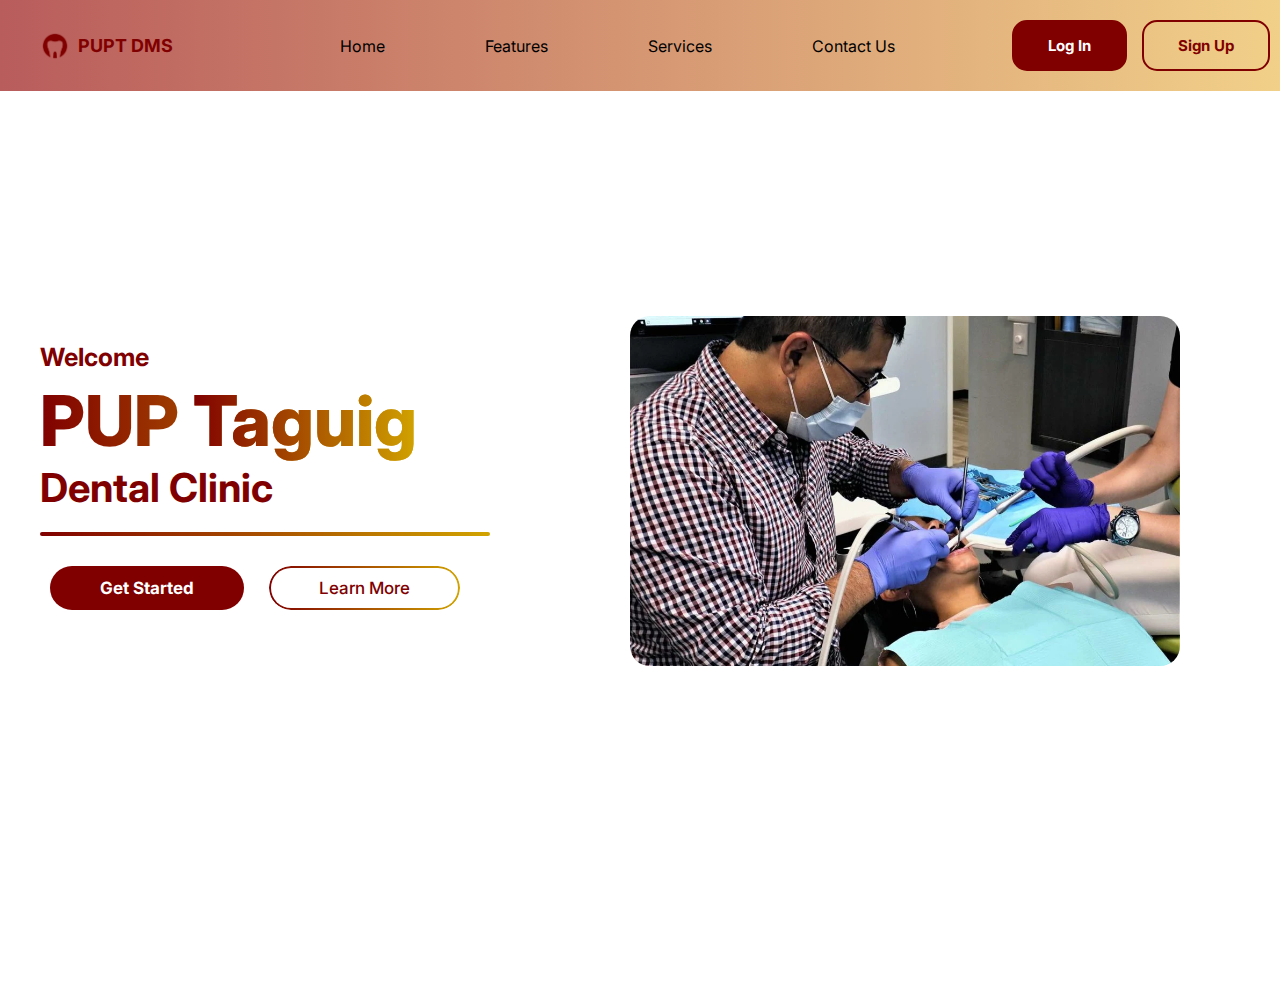
<file: althea/index.html>
<!DOCTYPE html>
<html lang="en">
<head>
  <meta charset="UTF-8" />
  <meta name="viewport" content="width=device-width, initial-scale=1.0" />
  <title>PUPT DMS - Dental Clinic</title>

  <!-- Google Font -->
  <link href="https://fonts.googleapis.com/css2?family=Inter:wght@400;600;700&display=swap" rel="stylesheet">
  
  <!-- CSS link -->
  <link rel="stylesheet" href="aestyle.css">
</head>
<body>
  <header>
    <div class="logo">
      <img src="icon.png" width="30" alt="Logo">
      PUPT DMS
    </div>
    <nav class="nav-links">
      <a href="#">Home</a>
      <a href="#">Features</a>
      <a href="#">Services</a>
      <a href="#">Contact Us</a>
    </nav>
    <div class="buttons">
      <button class="login-btn">Log In</button>
      <button class="signup-btn">Sign Up</button>
    </div>
  </header>

  <section class="hero">
    <div class="hero-text">
      <h2>Welcome</h2>
      <h1>PUP <span>Taguig</span></h1>
      <h3>Dental Clinic</h3>
      <div class="underline"></div>
      <div class="hero-buttons">
        <button class="get-started">Get Started</button>
        <button class="learn-more">Learn More</button>
      </div>
    </div>

    <!-- AUTO CAROUSEL IMAGE (no JS) -->
    <div class="hero-image"></div>
  </section>
</body>
</html>
</file>
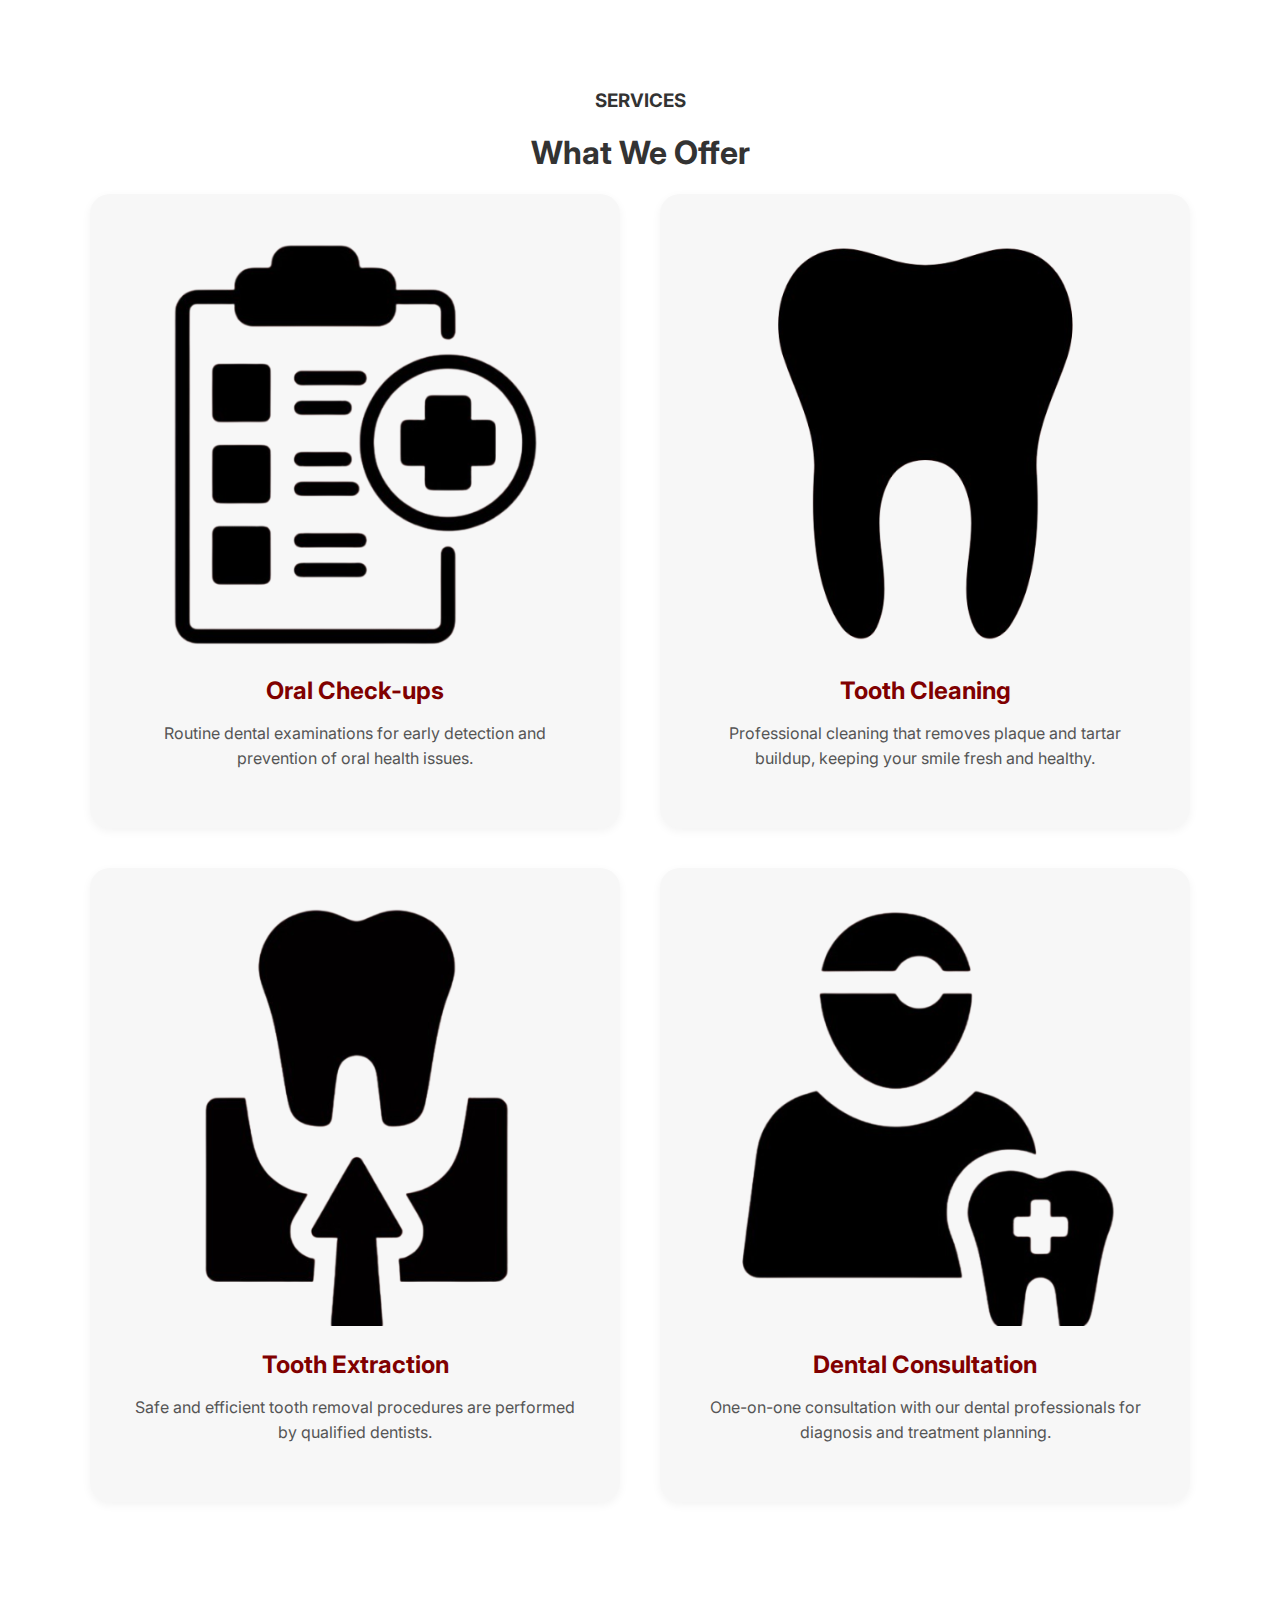
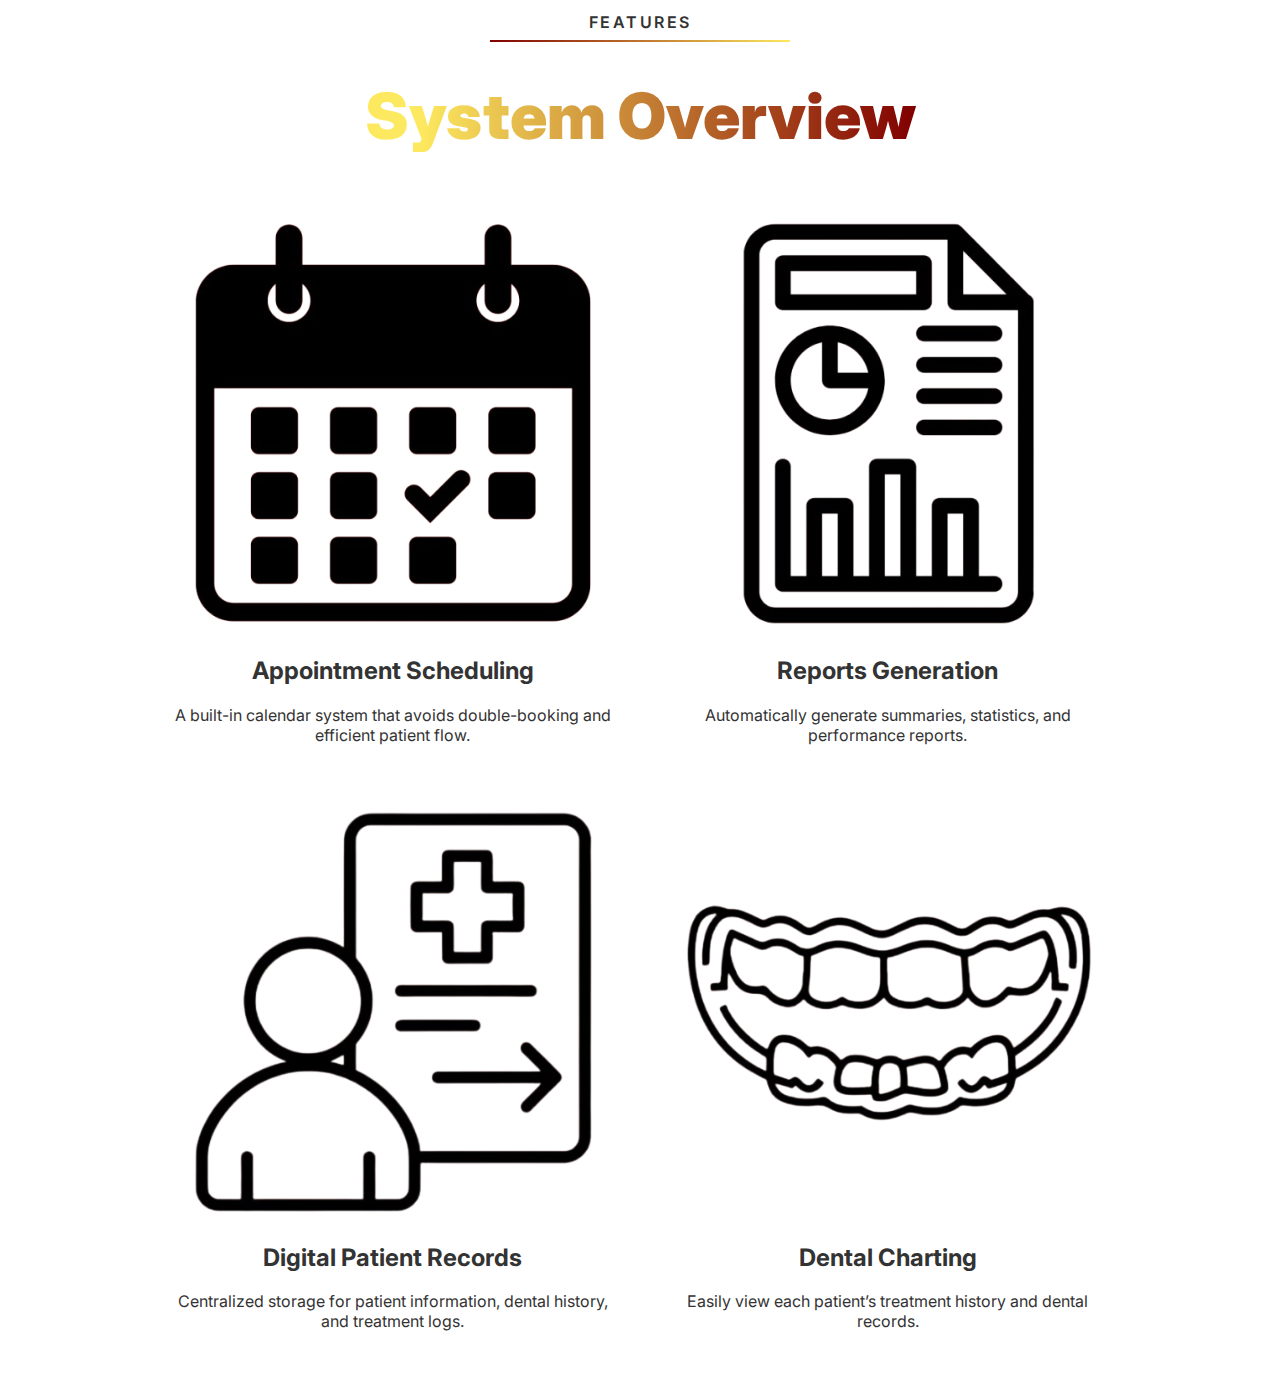
<file: dental.html>
<!DOCTYPE html>
<html lang="en">
<head>
  <meta charset="UTF-8" />
  <meta name="viewport" content="width=device-width, initial-scale=1.0" />
  <title>PUP Taguig Dental Management System</title>
  <link href="https://fonts.googleapis.com/css2?family=Inter:wght@400;500;600;700;800;900&display=swap" rel="stylesheet">
  <link rel="stylesheet" href="style.css" />
</head>

  <body>
    <section class="services-section">
        <h3 class="section-subtitle">SERVICES</h3>
        <h1 class="section-title">What <span>We Offer</span></h1>

        <div class="services-container">
            <div class="service-card">
                <div class="icon">
                    <img src="sheets.png" alt="Oral Check-ups Icon">
                </div>
                <h2>Oral Check-ups</h2>
                <p>Routine dental examinations for early detection and prevention of oral health issues.</p>
            </div>

            <div class="service-card">
                <div class="icon">
                    <img src="tooth.png" alt="Tooth Cleaning Icon">
                </div>
                <h2>Tooth Cleaning</h2>
                <p>Professional cleaning that removes plaque and tartar buildup, keeping your smile fresh and healthy.</p>
            </div>

            <div class="service-card">
                <div class="icon">
                    <img src="service.png" alt="Tooth Extraction Icon">
                </div>
                <h2>Tooth Extraction</h2>
                <p>Safe and efficient tooth removal procedures are performed by qualified dentists.</p>
            </div>

            <div class="service-card">
                <div class="icon">
                    <img src="consult.png" alt="Dental Consultation Icon">
                </div>
                <h2>Dental Consultation</h2>
                <p>One-on-one consultation with our dental professionals for diagnosis and treatment planning.</p>
            </div>
        </div>
    </section>
</body>
  </section>

 <section class="features-section">
  <div class="features-header">
    <div class="circle"></div>
    <h3 class="features-subtitle">FEATURES</h3>
    <div class="gradient-line"></div>
    <h1 class="features-title">System Overview</h1>
  </div>

  <div class="features-container">
    <div class="feature-card">
      <div class="feature-icon">
        <img src="calendar.png" alt="Appointment Scheduling Icon">
      </div>
      <div>
        <h2>Appointment Scheduling</h2>
        <p>A built-in calendar system that avoids double-booking and efficient patient flow.</p>
      </div>
    </div>

    <div class="feature-card">
      <div class="feature-icon">
        <img src="report.png" alt="Reports Generation Icon">
      </div>
      <div>
        <h2>Reports Generation</h2>
        <p>Automatically generate summaries, statistics, and performance reports.</p>
      </div>
    </div>

    <div class="feature-card">
      <div class="feature-icon">
        <img src="patient.png" alt="Digital Patient Records Icon">
      </div>
      <div>
        <h2>Digital Patient Records</h2>
        <p>Centralized storage for patient information, dental history, and treatment logs.</p>
      </div>
    </div>

    <div class="feature-card">
      <div class="feature-icon">
        <img src="chart.png" alt="Dental Charting Icon">
      </div>
      <div>
        <h2>Dental Charting</h2>
        <p>Easily view each patient’s treatment history and dental records.</p>
      </div>
    </div>
  </div>
</section>
</file>
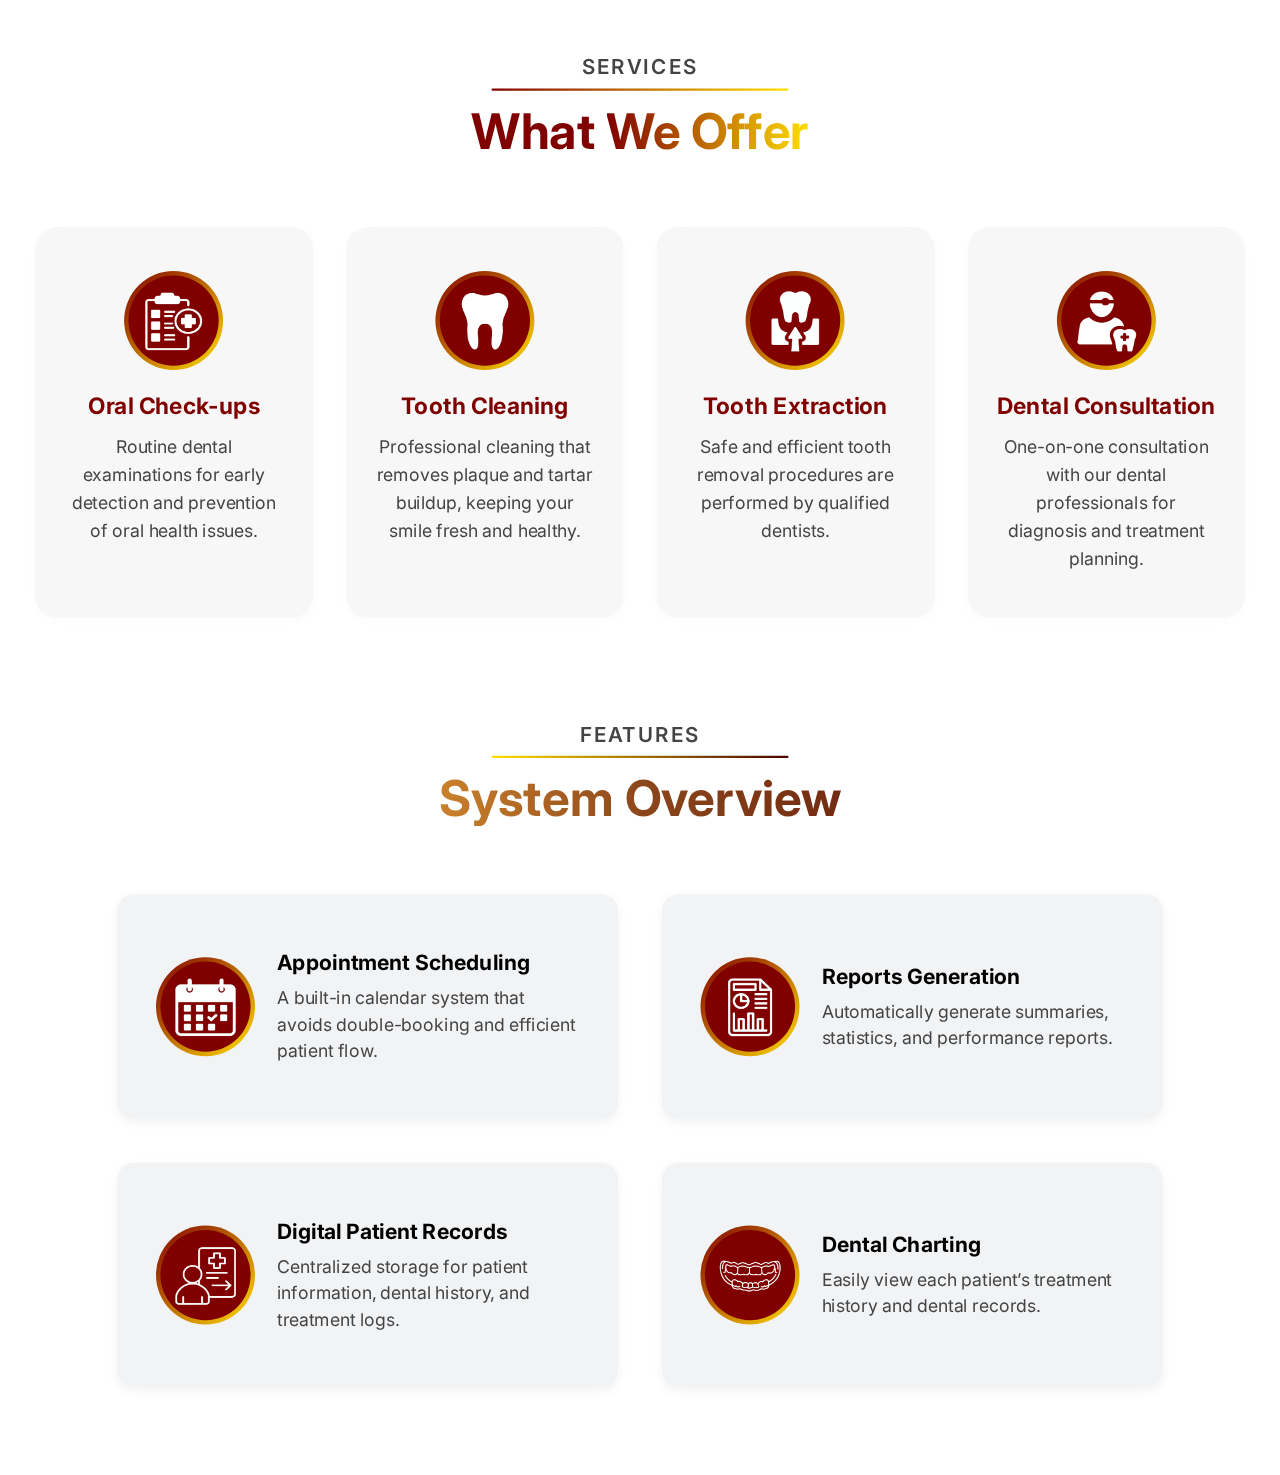
<file: romero/dental.html>
<!DOCTYPE html>
<html lang="en">
<head>
  <meta charset="UTF-8" />
  <meta name="viewport" content="width=device-width, initial-scale=1.0" />
  <title>PUP Taguig Dental Management System</title>
  <link href="https://fonts.googleapis.com/css2?family=Inter:wght@400;500;600;700;800;900&display=swap" rel="stylesheet">
  <link rel="stylesheet" href="style.css" />
</head>

  <body>
    <section class="services-section">
        <h3 class="section-subtitle">SERVICES</h3>
        <h1 class="section-title">What <span>We Offer</span></h1>

        <div class="services-container">
            <div class="service-card">
                <div class="icon">
                    <img src="sheets.png" alt="Oral Check-ups Icon">
                </div>
                <h2>Oral Check-ups</h2>
                <p>Routine dental examinations for early detection and prevention of oral health issues.</p>
            </div>

            <div class="service-card">
                <div class="icon">
                    <img src="tooth.png" alt="Tooth Cleaning Icon">
                </div>
                <h2>Tooth Cleaning</h2>
                <p>Professional cleaning that removes plaque and tartar buildup, keeping your smile fresh and healthy.</p>
            </div>

            <div class="service-card">
                <div class="icon">
                    <img src="service.png" alt="Tooth Extraction Icon">
                </div>
                <h2>Tooth Extraction</h2>
                <p>Safe and efficient tooth removal procedures are performed by qualified dentists.</p>
            </div>

            <div class="service-card">
                <div class="icon">
                    <img src="consult.png" alt="Dental Consultation Icon">
                </div>
                <h2>Dental Consultation</h2>
                <p>One-on-one consultation with our dental professionals for diagnosis and treatment planning.</p>
            </div>
        </div>
    </section>
</body>
  </section>

 <section class="features-section">
  <div class="features-header">
    <div class="circle"></div>
    <h3 class="features-subtitle">FEATURES</h3>
    <div class="gradient-line"></div>
    <h1 class="features-title">System Overview</h1>
  </div>

  <div class="features-container">
    <div class="feature-card">
      <div class="feature-icon">
        <img src="calendar.png" alt="Appointment Scheduling Icon">
      </div>
      <div>
        <h2>Appointment Scheduling</h2>
        <p>A built-in calendar system that avoids double-booking and efficient patient flow.</p>
      </div>
    </div>

    <div class="feature-card">
      <div class="feature-icon">
        <img src="report.png" alt="Reports Generation Icon">
      </div>
      <div>
        <h2>Reports Generation</h2>
        <p>Automatically generate summaries, statistics, and performance reports.</p>
      </div>
    </div>

    <div class="feature-card">
      <div class="feature-icon">
        <img src="patient.png" alt="Digital Patient Records Icon">
      </div>
      <div>
        <h2>Digital Patient Records</h2>
        <p>Centralized storage for patient information, dental history, and treatment logs.</p>
      </div>
    </div>

    <div class="feature-card">
      <div class="feature-icon">
        <img src="chart.png" alt="Dental Charting Icon">
      </div>
      <div>
        <h2>Dental Charting</h2>
        <p>Easily view each patient’s treatment history and dental records.</p>
      </div>
    </div>
  </div>
</section>
</file>
<file: althea/aestyle.css>
* {
  margin: 0;
  padding: 0;
  box-sizing: border-box;
  font-family: 'Inter', sans-serif;
}

body {
  background-color: #fff;
  color: #333;
}

/* Navbar */
header {
  width: 100%;
  background: linear-gradient(to right, #b95c5c, #f1d089);
  display: flex;
  justify-content: space-between;
  align-items: center;
  padding: 20px 60px; /* slightly reduced padding for tighter layout */
  box-shadow: 0 2px 10px rgba(0, 0, 0, 0.1);
}

/* Logo */
.logo {
  display: flex;
  align-items: center;
  gap: 8px;
  color: #800000;
  font-weight: 700;
  font-size: 18px;
  margin-left: -20px; 
}

/* Navigation Links */
.nav-links {
  display: flex;
  gap: 80px; /* spacing between items */
  margin-right: -50px; /* pushes links slightly to the right */
}

.nav-links a {
  position: relative;
  text-decoration: none;
  color: #000000;
  font-weight: 300px;
  font-size: 16px;
  padding: 6px 10px;
  transition: all 0.3s ease;
}

.nav-links a::after {
  content: "";
  position: absolute;
  left: 0;
  bottom: -4px;
  width: 0%;
  height: 2px;
  border-radius: 1px;
  background: linear-gradient(to right, #800000, #f1d089);
  transition: width 0.4s ease-in-out;
}

.nav-links a:hover::after {
  width: 100%;
}

.nav-links a:hover {
  color: #fff;
  background: rgba(128, 0, 0, 0.15); /* soft maroon glow */
  box-shadow: 0 2px 10px rgba(128, 0, 0, 0.3);
  border-radius: 6px;
  transform: scale(1.05);
}

/* Buttons */
.buttons {
  display: flex;
  gap: 15px;
  margin-right: -50px
}

.buttons button {
  padding: 14px 34px; /* bigger size */
  border-radius: 15px; /* square with light rounding */
  cursor: pointer;
  font-weight: 700;
  font-size: 15px;
  transition: all 0.3s ease;
}

/* LOGIN BUTTON */
.login-btn {
  background-color: #800000;
  color: #fff;
  border: 2px solid #800000;
}

.login-btn:hover {
  transform: scale(1.08);
  background-color: transparent;       /* white background on hover */
  color: #800000;               /* maroon text on hover */
  transform: scale(1.08);       /* slight enlargement */
}

/* SIGN UP BUTTON */
.signup-btn {
  background-color: transparent;
  color: #800000;
  border: 2px solid #800000;
}

.signup-btn:hover {
  transform: scale(1.08); /* makes it bigger on hover */
  background-color: #800000;
  color: #fff;
}

/* Hero Section */
.hero {
  display: flex;
  align-items: center;
  justify-content: space-between;
  padding: 60px 100px;
  gap: 50px;
  height: 100vh; /* full screen */
  background-color: #fff;
}

@keyframes fadeSlideUp {
  0% {
    opacity: 0;
    transform: translateY(40px);
  }
  100% {
    opacity: 1;
    transform: translateY(0);
  }
}

.hero-text {
  max-width: 500px;
  margin-top: -130px; /* keep same vertical position */
  margin-left: -60px; /* moves text and buttons to the right */
  text-align: left;   /* keep text aligned properly */
  animation: fadeSlideUp 1.5s ease-out forwards;
}

.hero-text h2 {
  font-size: 25px; /* slightly bigger "Welcome" */
  color: #800000;
  margin-bottom: 6px;
}

.hero-text h1 {
  font-size: 70px;
  font-weight: 800;
  background: linear-gradient(90deg, #800000 0%, #d1a300 50%, #800000 100%);
  -webkit-background-clip: text;
  -webkit-text-fill-color: transparent;
  background-size: 200% auto;
  display: inline-block;
  animation: shine 6s linear infinite;
}

.hero-text h1 span {
  background: linear-gradient(90deg, #800000, #d1a300, #800000);
  -webkit-background-clip: text;
  -webkit-text-fill-color: transparent;
  background-size: 200%;
  animation: shine 6s linear infinite;
}

@keyframes shine {
  0% { background-position: 200% 0; }
  100% { background-position: -200% 0; }
}

.hero-text h3 {
  font-size: 40px; /* bigger subtitle */
  font-weight: 700;
  color: #800000;
  margin-bottom: 20px;
}

.underline {
  width: 450px; /* makes it longer */
  height: 4px;  /* slightly thicker */
  background: linear-gradient(to right, #800000, #d1a300);
  border-radius: 2px;
  margin-bottom: 30px;
}

.hero-buttons {
  display: flex;
  justify-content: flex-start;
  align-items: center;
  gap: 25px;
  flex-wrap: nowrap;
  margin-top: 25px;
  margin-left: 10px; /* increased from 20px → moves buttons more to the right */
}

.hero-buttons .get-started {
  background-color: #800000;
  color: #fff;
  padding: 12px 50px; /* thinner and longer */
  border-radius: 30px;
  font-weight: 700;
  border: none;
  cursor: pointer;
  font-size: 17px;
  transition: all 0.3s ease;
  white-space: nowrap; /* ensures text stays in one line */
}

.hero-buttons .get-started:hover {
  background-color: #8b1a1a;
  transform: scale(1.08);
}

.hero-buttons .learn-more {
  position: relative;
  background: transparent;
  color: #800000;
  font-weight: 500;
  font-size: 17px;
  padding: 12px 50px; /* matches Get Started */
  border: none;
  border-radius: 30px;
  cursor: pointer;
  transition: all 0.3s ease;
  z-index: 1;
  white-space: nowrap;
}

/* Gradient border */
.hero-buttons .learn-more::before {
  content: "";
  position: absolute;
  inset: 0;
  border-radius: 30px;
  padding: 2px;
  background: linear-gradient(to right, #800000, #d1a300);
  -webkit-mask: linear-gradient(#fff 0 0) content-box, linear-gradient(#fff 0 0);
  -webkit-mask-composite: xor;
  mask-composite: exclude;
  pointer-events: none;
}

/* Hover effect */
.hero-buttons .learn-more:hover {
  transform: scale(1.08);
  color: #800000;
}

.hero-buttons .learn-more:hover::before {
  background: linear-gradient(to right, #d1a300, #800000);
}

.hero-image {
  width: 550px;
  height: 350px;
  border-radius: 20px;
  margin-top: -100px; /* moves slightly upward */
  background-image: url('dentalpic.webp');
  background-size: cover;
  background-position: center;
  transition: background-image 1s ease-in-out;
  cursor: pointer;
}

/* When hovered, start the image carousel animation */
.hero-image:hover {
  animation: carousel 5s infinite alternate ease-in-out;
}

/* Keyframes for hover-based automatic carousel */
@keyframes carousel {
  0%   { background-image: url('dentalpic.webp'); }
  33%  { background-image: url('dentalpic1.webp'); }
  66%  { background-image: url('dentalpic2.jpg'); }
  100% { background-image: url('dentalpic3.jpg'); }
}

@media (max-width: 900px) {
  .hero {
    flex-direction: column;
    padding: 40px 20px;
  }

  .hero img {
    width: 100%;
  }
}
</file>
<file: style.css>
* {
  font-family: "Inter", sans-serif;
  box-sizing: border-box;
}

body {
  margin: 0;
  padding: 0;
  color: #333333;
  overflow-x: hidden;
}

/* ============================= */
/* DARK MODE*/
.dark-mode {
  background-color: #121212;
  color: #f5f5f5;
}

.dark-mode * {
  color: #faf9f6 !important;  /*text*/
}

.dark-mode .stars {
  color: #f5c518 !important; 
}

.dark-mode .quote-icon{
  color: #faf9f6 !important;
}

.dark-mode .faq-section,
.dark-mode .faq-section * {
  color: #faf9f6 !important;   
  background-color: #121212 !important; 
}

.dark-mode .faq-item {
  border: 1px solid #540101 !important;
  background-image: none; 
}

.dark-mode .contact-form {
  position: relative;
  border-radius: 15px;
  padding: 2rem;
  background: #1e1e1e; 
  z-index: 1;
}

.dark-mode .contact-form::before {
  content: "";
  position: absolute;
  inset: 0;
  border-radius: 15px;
  padding: 2px; /* border thickness */
  background: linear-gradient(135deg, #800000, #fde95f);
  mask: 
    linear-gradient(#fff 0 0) content-box, 
    linear-gradient(#fff 0 0);
  -webkit-mask-composite: xor;
  mask-composite: exclude;
  pointer-events: none;
  z-index: -1;
}

.dark-mode .card{
  position: relative;
  border-radius: 15px;
  background: #1e1e1e; 
  z-index: 1;
}

.dark-mode .card::before {
  content: "";
  position: absolute;
  inset: 0;
  border-radius: 15px;
  padding: 2px; /* border thickness */
  background: linear-gradient(135deg,  #800000, #fde95f);
  mask: 
    linear-gradient(#fff 0 0) content-box, 
    linear-gradient(#fff 0 0);
  -webkit-mask-composite: xor;
  mask-composite: exclude;
  pointer-events: none;
  z-index: -1;
}

.dark-mode .footer-column a:hover {
  color: #fde95f !important; 
  transform: translateX(5px);
}

.dark-mode header,
.dark-mode .services-section,
.dark-mode .features-section,
.dark-mode .testimonials,
.dark-mode .faq-section,
.dark-mode .contact-section,
.dark-mode .footer {
  background-color: #1e1e1e;
  color: #f5f5f5;
}

.dark-mode .service-card,
.dark-mode .features-card,
.dark-mode .testimonial-card,
.dark-mode .faq-item,
.dark-mode .contact-form,
.dark-mode .card {
  background: #2a2a2a;
  color: #f5f5f5;
  box-shadow: 0 0 10px rgba(255, 255, 255, 0.05);
}

/* Dark Mode Toggle Button */
.dark-toggle {
  position: fixed;
  bottom: 30px;
  right: 30px;
  width: 55px;
  height: 55px;
  border-radius: 50%;
  background: linear-gradient(135deg, #800000, #fde95f);
  border: none;
  color: white;
  cursor: pointer;
  font-size: 22px;
  box-shadow: 0 4px 10px rgba(0,0,0,0.3);
  transition: transform 0.3s ease, background 0.5s ease;
  z-index: 999;
}

.dark-toggle:hover {
  transform: scale(1.1);
}

/* ============================= */
/* FRONT Section */
.front-section header {
  background: linear-gradient(to right, rgba(128, 0, 0, 0.6),
                            rgba(253, 233, 95, 0.6));
  display: flex;
  justify-content: space-between;
  align-items: center;
  padding: clamp(10px, 2vw, 25px) clamp(20px, 5vw, 60px);
  box-shadow: 0 2px 10px rgba(0, 0, 0, 0.1);
  z-index: 100;
  flex-wrap: wrap;
}

/* LOGO */
.logo {
  display: flex;
  align-items: center;
  gap: 6px;
  color: #800000;
  font-weight: 700;
  font-size: clamp(0.95rem, 2vw, 1.6rem);
  margin-left: -20px;
}

.logo a {
  display: flex;
  align-items: center;
}

/* NAVIGATION LINKS */
html {
  scroll-behavior: smooth;
}

.left-section {
  display: flex;
  align-items: center;
  gap: 15px;
}

.navbar {
  width: 100%;
  display: flex;
  justify-content: space-between;
  align-items: center;
}

.buttons {
  align-items: center;
}

/* HAMBURGER ICON */
.hamburger {
  display: none;
  flex-direction: column;
  justify-content: center;
  gap: 5px;
  width: 25px;
  height: 22px;
  cursor: pointer;
  transition: all 0.3s ease;
  z-index: 1001;
}

.hamburger span {
  display: block;
  height: 3px;
  width: 100%;
  background-color: #800000;
  border-radius: 2px;
  transition: all 0.5s ease;
}

/* TOGGLE (X ICON) */
.hamburger.active span:nth-child(1) {
  transform: rotate(50deg) translate(4px, 5px);
  background-color: #800000;
}

.hamburger.active span:nth-child(2) {
  opacity: 0;
}

.hamburger.active span:nth-child(3) {
  transform: rotate(-50deg) translate(7px, -7px);
}

.nav-links {
  display: flex;
  flex-wrap: wrap;
}

.nav-links a {
  position: relative;
  text-decoration: none;
  color: #333333;
  font-weight: 400;
  font-size: clamp(0.9rem, 1vw, 1rem);
  padding: 6px 20px;
  transition: all 0.5s ease;
}

.nav-links a::after {
  content: "";
  position: absolute;
  left: 0;
  bottom: -4px;
  height: 2px;
  width: 0;
  border-radius: 1px;
  background: linear-gradient(to right, #800000, #fde95f);
  transition: width 0.4s ease-in-out;
}

.nav-links a:hover::after {
  width: 100%;
}

.nav-links a:hover {
  color: #fffefc;
  background: rgba(128, 0, 0, 0.15);
  box-shadow: 0 2px 10px rgba(128, 0, 0, 0.3);
  border-radius: 6px;
  transform: scale(1.05);
}

/* BUTTONS */
.buttons {
  display: flex;
  gap: 15px;
  justify-content: center;
}

.buttons button {
  padding: 10px 25px;
  border-radius: 15px;
  cursor: pointer;
  font-weight: 700;
  font-size: clamp(0.8rem, 1vw, 1rem);
  transition: all 0.6s ease;
}

.close-btn {
  display: none;
}


/* LOGIN BUTTON */
.login-btn {
  background-color: transparent;
  color: #800000;
  border: 2px solid #800000;
  box-shadow: 0 1px 2px rgba(115, 0, 0, 0.3);
}

.login-btn:hover {
  background-color: #800000;
  color: #fff;
  transform: scale(1.08);
}

/* SIGN UP BUTTON */
.signup-btn {
  background-color: #800000;
  color: #fff;
  border: 2px solid #800000;
  box-shadow: 0 1px 2px rgba(115, 0, 0, 0.3);
}

.signup-btn:hover {
  background-color: transparent;
  color: #800000;
  transform: scale(1.08);
}

/* HERO SECTION */
.hero {
  display: flex;
  align-items: center;
  justify-content: space-between;
  padding: clamp(40px, 5vw, 80px);
  min-height: 70vh;
  flex-wrap: wrap;
  gap: 40px;
  text-align: left;
}

/* HERO TEXT */
.hero-text {
  flex: 1;
  min-width: 280px;
  animation: fadeSlideUp 1.5s ease-out forwards;
}

.hero-text h2 {
  font-size: clamp(1.1rem, 2vw, 1.6rem);
  color: #800000;
  margin: 5px 0;
  margin-top: 30px;

}

.hero-text h1 {
  font-size: clamp(2.5rem, 8vw, 5.5rem);
  font-weight: 800;
  margin-top: 5px;
  margin-bottom: 15px;
  background: linear-gradient(90deg, #fde95f 50%, #800000 100%);
  background-clip: text;
  -webkit-text-fill-color: transparent;
  animation: shine 6s linear infinite;
  background-size: 200% auto;
  display: inline-block;
}

.hero-text h1 span {
  background: linear-gradient(90deg, #800000, #fde95f, #800000);
  background-clip: text;
  -webkit-text-fill-color: transparent;
  background-size: 200%;
  animation: shine 8s linear infinite;
}

.hero-text h3 {
  font-size: clamp(4rem, 3vw, 2rem);
  font-weight: 700;
  color: #800000;
  margin-top: -20px;
  margin-bottom: 20px;
}

.underline {
  width: 500px;
  height: 4px;
  background: linear-gradient(to right, #800000, #fde95f);
  margin-bottom: 30px;
}

/* HERO BUTTONS */
.hero-buttons {
  display: flex;
  justify-content: flex-start;
  align-items: center;
  gap: 25px;
  flex-wrap: nowrap;
  margin-top: 25px;
}

.hero-buttons .get-started {
  background-color: #800000;
  color: #faf9f6;
  padding: 12px 50px;
  border-radius: 30px;
  font-weight: 700;
  font-size: 1.2rem;
  border: none;
  cursor: pointer;
  transition: all 0.7s ease;
  white-space: nowrap;
}

.hero-buttons .get-started:hover {
  background-color: #b92828;
  transform: scale(1.08);
}

.hero-buttons .learn-more {
  position: relative;
  background: transparent;
  color: #800000;
  font-weight: 500;
  font-size: 1.2rem;
  padding: 12px 50px;
  border: none;
  border-radius: 30px;
  cursor: pointer;
  transition: all 0.7s ease;
  z-index: 1;
  white-space: nowrap;
}

/* GRADIENT BORDER FOR LEARN MORE */
.hero-buttons .learn-more::before {
  content: "";
  position: absolute;
  inset: 0;
  border-radius: 30px;
  padding: 2px;
  background: linear-gradient(to right, #800000, #fde95f);
  mask: linear-gradient(#fffefc 0 0) content-box, linear-gradient(#fff 0 0);
  -webkit-mask-composite: xor;
  mask-composite: exclude;
  pointer-events: none;
}

.hero-buttons .learn-more:hover {
  transform: scale(1.08);
}

.hero-buttons .learn-more:hover::before {
  background: linear-gradient(to right, #fde95f, #800000);
}

/* HERO IMAGE */
.hero-image {
    position: relative;
  flex: 1.2;
  width: 100%;
  max-width: 700px;
  aspect-ratio: 16 / 9;
  overflow: hidden;
  box-shadow: 0 5px 8px rgba(0, 0, 0, 0.455);
  border-radius: 55px;
  position: relative;
  overflow: hidden;
  animation: heroFadeIn 1.5s ease-in-out forwards;
}

.front-section .hero-image .slide {
  position: absolute;
  inset: 0;
  background-size: cover;
  background-position: center;
  border-radius: 20px;
  opacity: 0;
  animation: fadeCarousel 24s infinite ease-in-out;
  transition: opacity 1.5s ease-in-out;
}

/* Pause kapag hover */
.front-section .hero-image:hover .slide {
  animation-play-state: paused;
}

.front-section .hero-image .slide:nth-child(1) {
  background-image: url('dentalpic.webp');
  animation-delay: 0s;
}
.front-section .hero-image .slide:nth-child(2) {
  background-image: url('dentalpic1.webp');
  animation-delay: 6s;
}
.front-section .hero-image .slide:nth-child(3) {
  background-image: url('dentalpic2.jpg');
  animation-delay: 12s;
}
.front-section .hero-image .slide:nth-child(4) {
  background-image: url('dentalpic3.jpg');
  animation-delay: 18s;
}

/* ANIMATIONS */
@keyframes fadeSlideUp {
  0% { opacity: 0; transform: translateY(40px); }
  100% { opacity: 1; transform: translateY(0); }
}

@keyframes shine {
  0% { background-position: 200% 0; }
  100% { background-position: -200% 0; }
}

@keyframes heroFadeIn {
  from { opacity: 0; transform: translateY(20px); }
  to { opacity: 1; transform: translateY(0); }
}

@keyframes fadeCarousel {
  0% { opacity: 0; }
  5% { opacity: 1; }      /* fade in */
  25% { opacity: 1; }     /* fully visible */
  30% { opacity: 0; }     /* fade out begins while next fades in */
  100% { opacity: 0; }    /* fully hidden before next cycle */
}

/* ============================= */
/* SERVICES Section */
.services-section {
  text-align: center;
  padding: clamp(60px, 10vw, 70px) 20px;
}

/* Subtitle (SERVICES) */
.services-subtitle {
  color: #333333;
  letter-spacing: 2.5px;
  font-size: 1rem;
  font-weight: 600;
  margin-top: 10px;
  margin-bottom: 5px;
}

.services-subtitle::after {
  content: "";
  display: block;
  align-self: center;
  width: 300px;
  height: 2px;
  margin: 8px auto 0;
  background: linear-gradient(90deg, #800000, #fde95f);
}

.services-title {
  font-size: 4rem;
  font-weight: 900;
  text-align: center;
  margin-top: 30px;
  margin-bottom: 60px;
  background: linear-gradient(90deg, #800000 20%, #fde95f 100%);
  -webkit-background-clip: text;
  -webkit-text-fill-color: transparent;
  background-clip: text;
  color: transparent;
  display: inline-block;
}

/* Grid Layout */
.services-container {
  display: grid;
  grid-template-columns: repeat(auto-fit, minmax(350px, 1fr));
  gap: clamp(20px, 4vw, 40px);
  max-width: 1100px;
  margin: 0 auto;
}

/* Service Card Design */
.service-card {
  background: #f7f7f7;
  border-radius: 20px;
  padding: clamp(20px, 5vw, 40px);
  box-shadow: 0 3px 10px rgba(0, 0, 0, 0.05);
  transition: transform 0.4s ease, box-shadow 0.3s ease;
}

.service-card:hover {
  transform: translateY(-10px);
  box-shadow: 0 0 15px rgba(128, 0, 0, 0.4);
}

/* Service Icons */
.services-icon {
  width: 120px;
  height: 120px;
  display: flex;
  align-items: center;
  justify-content: center;
  margin: 0 auto 20px;
}

.services-icon img {
  position: relative;
  width: 150px;
}

/* Card Text */
.service-card h2 {
  color: #800000;
  font-size: 1.5rem;
  margin-bottom: 12px;
}

.service-card p {
  color: #555;
  font-size: 1rem;
  line-height: 1.6;
}

/* ============================= */
/* FEATURES Section */
.features-section {
  text-align: center;
  padding: clamp(30px, 8vw, 10px) 20px;
}

/* Subtitle (FEATURES) */
.features-subtitle {
  color: #333333;
  letter-spacing: 2.5px;
  font-size: 1rem;
  font-weight: 600;
  margin-top: 10px;
  margin-bottom: 5px;
}

.features-subtitle::after {
  content: "";
  display: block;
  align-self: center;
  width: 300px;
  height: 2px;
  margin: 8px auto 0;
  background: linear-gradient(90deg, #800000, #fde95f);
}

/* Gradient Title (System Overview) */
.features-title {
  font-size: 4rem;
  font-weight: 900;
  text-align: center;
  margin-top: 30px;
  margin-bottom: 60px;
  background: linear-gradient(90deg,#fde95f 10%, #800000 100%);
  -webkit-background-clip: text;
  -webkit-text-fill-color: transparent;
  background-clip: text;
  color: transparent;
  display: inline-block;
}

/* Grid Layout */
.features-container {
  display: grid;
  grid-template-columns: repeat(auto-fit, minmax(300px, 1fr));
  gap: clamp(20px, 4vw, 40px);
  max-width: 950px;
  margin: 0 auto;
}

/* Features Cards */
.features-card {
  background: #f2f3f5;
  border-radius: 30px;
  padding: 25px 25px;
  box-shadow: 0 3px 10px rgba(0, 0, 0, 0.05);
  transition: transform 0.6s ease, box-shadow 0.4s ease;
  display: flex;
  align-items: center;
  text-align: left;
}

.features-card:hover {
  transform: translateY(-10px);
  box-shadow: 0 0 20px rgba(128, 0, 0, 0.5);
}

.features-icon img {
  width: 100px;
  margin-right: 20px;
}

.features-card h2 {
  color: #333333;
  font-size: 1.3rem;
  font-weight: 700;
  margin-bottom: 10px;
}

.features-card p {
  color: #444444;
  font-size: 0.95rem;
  line-height: 1.6;
}

/* ============================= */
/* TESTIMONALS Section */
.testimonials {
  text-align: center;
  padding: 40px 40px;
  background-color: #fffefc;
  color: #333333;
  overflow: hidden;
}

.testimonials-subtitle {
  color: #333333;
  letter-spacing: 2.5px;
  font-size: 1rem;
  font-weight: 600;
  margin-top: 10px;
  margin-bottom: 5px;
}

.testimonials-subtitle::after {
  content: "";
  display: block;
  align-self: center;
  width: 300px;
  height: 2px;
  margin: 8px auto 0;
  background: linear-gradient(90deg, #800000, #fde95f);
}

.testimonials-title {
  font-size: 4rem;
  font-weight: 900;
  text-align: center;
  margin-top: 30px;
  margin-bottom: 20px;
  background: linear-gradient(90deg, #800000 20%, #fde95f 100%);
  -webkit-background-clip: text;
  -webkit-text-fill-color: transparent;
  background-clip: text;
  color: transparent;
}

.testimonials-text {
  color: #333333;
  font-size: 1rem;
}

.testimonial-mask {
  width: 100%;
  max-width: 800px;
  margin: 0 auto;
  overflow: hidden;
  position: relative;
}

/* Carousel Container */
.testimonial-carousel {
  width: 100%;
  max-width: 700px;
  margin: 0 auto;
  position: relative;
  padding: 100px 0;
  display: flex;
  justify-content: center; /* Centers the card horizontally */
  align-items: center;
}

.testimonial-track {
  display: flex;
  transform: translateX(0);
  animation: slideOneByOne 20s ease-in-out infinite;
  will-change: transform;
}

.testimonial-card:hover {
  transform: translateY(-5px);
  opacity: 1;
}

.testimonial-carousel:hover .testimonial-track {
  animation-play-state: paused;
}

.testimonial-card { 
  position: relative; 
  flex: 0 0 100%; 
  max-width: 100%; 
  background: #f5f3f5; 
  border-radius: 20px; 
  box-shadow: 0 10px 25px rgba(0, 0, 0, 0.1); 
  padding: 35px 25px; 
  transition: transform 0.5s ease, opacity 0.6s ease; 
  opacity: 0.95; 
  margin: 0 20px; /* 👈 adds spacing visually */ 
  box-sizing: border-box; 
}

.stars {
  color: #f5c518;
  font-size: 1.2rem;
  margin-top: 30px;
  margin-bottom: 15px;
}

.testimonial-message {
  font-size: 1rem;
  color: #444;
  line-height: 1.6;
  margin-bottom: 20px;
}

.testimonial-author {
  font-weight: 600;
  color: #800000;
  font-style: italic;
}

.quote-icon {
  position: absolute;
  top: 10px;
  right: 25px;
  font-size: 4rem;
  color: #800000;
  opacity: 0.5;
}

/* Animation */
@keyframes slideOneByOne {
  0%, 18%   { transform: translateX(0); }
  25%, 43%  { transform: translateX(calc(-100% - 40px)); }
  50%, 68%  { transform: translateX(calc(-200% - 80px)); }
  75%, 93%  { transform: translateX(calc(-300% - 120px)); }
  100%      { transform: translateX(0); }
}

/* Pause on Hover */
.testimonial-carousel:hover .testimonial-track {
  animation-play-state: paused;
}

/* ============================= */
/* FAQ SECTION */
.faq-section {
  text-align: center;
  width: 90%;
  max-width: 1100px;
  margin: clamp(50px, 8vw, 80px) auto;
  padding: clamp(30px, 5vw, 50px);
  background: #fffefc;
  border-radius: 30px;
  border: 1px solid #e0e0e0;
  box-shadow: 0 8px 20px rgba(128, 0, 0, 0.327);
}

.faq-subtitle {
  color: #333333;
  letter-spacing: 0.15rem;
  font-size: 1.1rem;
  font-weight: 600;
  margin-top: 10px;
  margin-bottom: 5px;
}

.faq-subtitle::after {
  content: "";
  display: block;
  width: 20%;
  min-width: 150px;
  height: 2px;
  margin: 8px auto 0;
  background: linear-gradient(90deg, #800000, #fde95f);
}

.faq-title {
  font-size: clamp(2rem, 5vw, 3.2rem);
  font-weight: 900;
  text-align: center;
  margin-bottom: clamp(30px, 6vw, 60px);
  background: radial-gradient(circle, rgba(253, 233, 95) 0%, rgba(128, 0, 0) 100%);
  -webkit-background-clip: text;
  -webkit-text-fill-color: transparent;
  background-clip: text;
  color: transparent;
}

.faq-desc {
  font-size: clamp(0.9rem, 2vw, 1rem);
  color: #555555;
  margin-bottom: clamp(20px, 5vw, 40px);
  max-width: 700px;
  margin-left: auto;
  margin-right: auto;
}

/* FAQ Accordion */
.faq-container {
  display: flex;
  flex-direction: column;
  align-items: center;
  justify-content: center;
  text-align: left;
  gap: 5px;
  width: 100%;
  max-width: 800px;
  margin: 0 auto;
}

.faq-item {
  background: #f8f6f6;
  border: 1px solid transparent;
  border-radius: 20px;
  margin-bottom: 20px;
  width: 100%;
  overflow: hidden;
  transition: all 0.5s ease;
  background-image: linear-gradient(#f8f6f6, #f8f6f6),
                    linear-gradient(135deg, #800000, #fde95f);
  background-origin: border-box;
  background-clip: padding-box, border-box;
}

.faq-item:hover {
  box-shadow: 0 5px 15px rgba(128, 0, 0, 0.209);
  transform: translateY(-5px);
}

/* Hide the radio inputs */
.faq-item input[type="radio"] {
  display: none;
}

.faq-question {
  display: block;
  background-color: #f5f3f5;
  padding: clamp(14px, 3vw, 18px) 20px;
  font-weight: 800;
  cursor: pointer;
  position: relative;
  font-size: clamp(0.9rem, 2vw, 1rem);
  color: #333333;
  border-radius: 15px;
}

.faq-question::after {
  content: "▼";
  position: absolute;
  right: 20px;
  font-size: clamp(0.9rem, 2vw, 1rem);
  color: #800000;
  transition: transform 0.5s ease, color 1s ease;
}

/* When Opened */
.faq-item input[type="radio"]:checked + .faq-question::after {
  color: #fde95f;
  transform: rotate(180deg);
}

.faq-answer {
  max-height: 0;
  overflow: hidden;
  transition: max-height 0.4s ease, padding 0.3s ease;
  background: #fefefe;
}

.faq-answer p {
  padding: 0 20px;
  margin: 0;
  color: #333;
  font-size: clamp(0.85rem, 1.8vw, 0.95rem);
  line-height: 1.6;
}

/* When active */
.faq-item input[type="radio"]:checked ~ .faq-answer {
  max-height: 150px;
  padding: 15px 0 15px;
}

/* ============================= */
/* CONTACT SECTION */
.contact-section {
  padding: clamp(60px, 8vw, 100px) 20px;
  background-color: #fffefc;
  text-align: center;
}

.contact-container {
  display: flex;
  flex-wrap: wrap;
  justify-content: center;
  gap: clamp(20px, 5vw, 40px);
  max-width: 900px;
  margin: 0 auto;
}

.contact-info {
  flex: 1 1 300px;
  min-width: 320px;
  text-align: left;
}

.contact-subtitle {
  font-size: 14px;
  display: block;
  letter-spacing: 2px;
  color: #333;
  text-transform: uppercase;
  margin-bottom: 10px;
  font-weight: 600;
}

.contact-subtitle::after {
  content: "";
  display: block;
  width: 270px;
  height: 2px;
  margin: 10px 0;
  background: linear-gradient(to right, #800000, #fde95f);
  border-radius: 2px;
}

.contact-title {
  font-size: 2.8rem;
  font-weight: 800;
  margin-bottom: 20px;
  background: linear-gradient(90deg, #800000 0%, #800000 80%, #fde95f 100%);
  background-clip: text;
  -webkit-text-fill-color: transparent;
}

.contact-desc {
  color: #444;
  line-height: 1.6;
  margin-bottom: 30px;
  max-width: 480px;
}

.clinic-hours-title {
  color: #800000;
  font-weight: 700;
  margin-bottom: 5px;
}

.clinic-hours {
  line-height: 1.5;
  color: #333;
}

.contact-form {
  flex: 1 1 300px;
  min-width: 300px;
  width: 100%;
  max-width: 500px;
  background: #fffefc;
  padding: 40px 30px;
  border-radius: 20px;
  border: 3px solid transparent;
  background-image: linear-gradient(#fffefc, #fffefc),
                    linear-gradient(135deg, #800000, #fde95f);
  background-origin: border-box;
  background-clip: padding-box, border-box;
  transition: transform 0.4s ease, box-shadow 0.4s ease;
}

.contact-form:hover {
  box-shadow: 0 5px 20px rgba(128, 0, 0, 0.25);
  transform: translateY(-5px);
}

.contact-form form {
  display: flex;
  flex-direction: column;
  text-align: left;
}

.contact-form label {
  font-weight: 600;
  margin-bottom: 5px;
  font-size: 14px; 
}

.contact-form input, .contact-form textarea { 
  border: 1px solid #555555;
  border-radius: 10px;
  padding: 10px;
  margin-bottom:30px;
  font-family: "Inter", sans-serif;
  font-size: 14px;
  resize: none;
}

.contact-form button {
  background-color: #800000;
  color: #fff;
  border: none;
  padding: 12px 0;
  border-radius: 15px;
  font-size: 15px;
  font-weight: 600;
  cursor: pointer;
  transition: transform 1s ease, box-shadow 1s ease;
}

.contact-form button:hover {
  transform: translateY(-5px);
  box-shadow: 0 8px 18px rgba(128, 0, 0, 0.25);
}

/* Map Section */
.map-section {
  max-width: 1100px;
  margin: 0 auto;
  padding: 40px;
  text-align: center;
}

.findus-title {
  font-size: 2.2rem;
  font-weight: 800;
  background: linear-gradient(90deg, #800000 0%, #800000 80%, #fde95f 100%);
  background-clip: text;
  -webkit-text-fill-color: transparent;
  margin-bottom: 20px;
}

.contact-cards {
  display: flex;
  justify-content: center;
  flex-wrap: wrap;
  gap: 30px;
  margin-top: 40px;
}

.card {
  background: #fffefc;
  border-radius: 15px;
  border: 2px solid transparent;
  background-image: linear-gradient(#fffefc, #fffefc),
                    linear-gradient(135deg, #800000, #fde95f);
  background-origin: border-box;
  background-clip: padding-box, border-box;
  padding: 20px 20px;
  flex: 1 1 250px;
  max-width: 350px;
  text-align: center;
  transition: transform 0.5s ease, box-shadow 0.4s ease;
  box-shadow: 0 0 10px rgba(30, 30, 30, 0.193)
}

.card:hover {
  transform: translateY(-5px);
  box-shadow: 0 8px 18px rgba(128, 0, 0, 0.25);
}

.card .icon {
  font-size: 28px;
  color: #800000;
  margin-bottom: 12px;
  display: block;
}

.card h4 {
  color: #800000;
  margin-bottom: 8px;
  font-weight: 800;
}

.card p {
  font-size: 0.95rem;
  font-weight: 400;
  color: #800000;
}

/* ============================= */
/* FOOTER Section */
.footer {
  background-color: #3b0000;
  color: #fff;
  padding: 20px 40px;
}

.footer-container {
  display: flex;
  justify-content: space-between;
  align-items: flex-start;
  flex-wrap: wrap;
  gap: 50px;
  max-width: 1200px;
  margin: 0 auto;
}

.footer-info {
  max-width: 550px;
  padding-right: 50px;
}

.footer-header {
  padding-top: 20px;
  display: flex;
  align-items: center;
  gap: 15px;
}

.footer-logo {
  width: 60px;
  height: auto;
}

.footer-text h3 {
  font-size: 1.3rem;
  font-weight: 800;
  margin: 0;
  color: #faf9f6;
}

.footer-text p {
  font-size: 1rem;
  margin: 0;
  color: #faf9f6;
}

.footer-details p {
  margin: 8px 0;
  display: flex;
  align-items: center;
  gap: 10px;
}

.footer-info p {
  font-size: 1rem;
  color: #f0f0f0;
  margin: 6px 0;
  display: flex;
  align-items: center;
}

.footer-icon {
  width: 18px;
  height: auto;
}

/* SOCIAL ICONS */
.footer-social {
  text-align: center;
  width: 100%;
  margin-top: 20px;
  border-top: 1px solid rgba(255, 255, 255, 0.2);
  padding-top: 20px;
}

.footer-social h4 {
  margin-top: 5px;
  margin-bottom: 5px;
  font-weight: 600;
  font-size: 18px;
  color: #faf9f6;
}

.footer-social a {
  color: #faf9f6;
  font-size: 1.3rem;
  transition: color 0.5s ease;
}

.footer-social a:hover {
  color: #fde95f;
}

.footer-social a img {
  opacity: 0.85;
  transition: transform 0.5s ease, opacity 0.4s ease;
  margin-top: 20px;
}

.footer-social a img:hover {
  transform: scale(1.2);
  opacity: 1;
}

/* FOOTER NAVIGATION LINKS*/
.footer-links {
  display: flex;
  gap: 80px;
  flex-wrap: wrap;
  justify-content: flex-start;
  flex: 1 1 400px;
}

.footer-column h4 {
  font-size: 1.1rem;
  margin-bottom: 12px;
  color: #faf9f6;
}

.footer-column ul {
  list-style: none;
  padding: 0;
  margin: 0;
}

.footer-column li {
  margin: 8px 0;
}

.footer-column a {
  color: #faf9f6;
  font-size: 1rem;
  text-decoration: none;
  display: inline-block;
  transition: color 0.3s ease, transform 0.3s ease;
}

.footer-column a:hover {
  color: #fde95f;
  background: transparent;
  transform: translateX(5px);
}

.copyright {
  font-size: clamp(0.8rem, 1vw, 1rem);
  font-weight: 300;
  text-align: center;
  flex-wrap: wrap;
  width: 100%;
  margin-top: 5px;
  margin-bottom: 5px;
  border-top: 1px solid rgba(255, 255, 255, 0.2);
  padding-top: 20px;
}

/* ============================= */
/* MEDIA QUERIES */
@media (max-width: 992px) {
  .front-section header {
    flex-direction: column;
    gap: 15px;
    text-align: center;
  }

  .front-section .hero {
    flex-direction: column;
    align-items: center;
    text-align: center;
  }

  .front-section .hero-text,
  .front-section .hero-image {
    max-width: 100%;
  }

  .contact-container {
    flex-direction: column;
    align-items: center;
  }

  .faq-section {
    max-width: 90%;
    padding: 40px 25px;
  }
  
  .faq-container {
    max-width: 100%;
  }

  .footer-container {
    flex-direction: column;
    align-items: left;
    text-align: left;
    gap: 20px;
  }

  .footer-header {
    justify-content: left;
  }

 .footer-links {
    display: flex;
    flex-direction: column;
    gap: 25px;
  }

  .footer-info {
    margin-bottom: 10px;
  }

  .footer-column {
    margin: 0;
  }

  .logo img {
    width: 30px;
  }

  .nav-links {
    position: fixed;
    top: 0;
    left: 0;
    width: 70%;
    height: 100vh;
    background: linear-gradient(to bottom right, rgba(128, 0, 0, 0.9), rgba(253, 233, 95, 0.9));
    flex-direction: column;
    justify-content: center;
    align-items: flex-start;
    padding: 80px 40px;
    transform: translateX(-100%);
    transition: transform 0.4s ease;
    z-index: 999;
    gap: 15px;
  }

  .nav-links.active {
    transform: translateX(0);
  }

  /* --- X Close Button --- */
  .close-btn {
    display: block;
  }

  /* Show hamburger icon */
  .hamburger {
    display: flex;
    margin-right: 10px;
  }

  /* Add overlay when menu is active */
  .overlay {
    display: none;
    position: fixed;
    top: 0; left: 0;
    width: 100%; height: 100%;
    background: rgba(0, 0, 0, 0.5);
    z-index: 998;
    opacity: 0;
    transition: opacity 0.4s ease;
  }

  .overlay.active {
    display: block;
    opacity: 1;
  }
}

@media (max-width: 992.5px) {
  /* --- X Close Button --- */
  .close-btn {
    position: absolute;
    top: 12px;
    right: 30px;
    font-size: 20px;
    color: #faf9f6;
    font-weight: bold;
    cursor: pointer;
    z-index: 1001;
  }
}

@media (max-width: 900px) {
  .nav-links {
    position: fixed;
    top: 0;
    left: 0;
    width: 70%;
    height: 100vh;
    background: linear-gradient(to bottom right, rgba(128, 0, 0, 0.9), rgba(253, 233, 95, 0.9));
    flex-direction: column;
    justify-content: center;
    align-items: flex-start;
    padding: 80px 40px;
    transform: translateX(-100%);
    transition: transform 0.4s ease;
    z-index: 999;
    gap: 15px;
  }

  .nav-links.active {
    transform: translateX(0);
  }

  /* --- X Close Button --- */
  .close-btn {
    position: absolute;
    top: 12px;
    right: 30px;
    font-size: 20px;
    color: #faf9f6;
    font-weight: bold;
    cursor: pointer;
    z-index: 1001;
  }

  /* Show hamburger icon */
  .hamburger {
    display: flex;
    margin-right: 10px;
  }

  /* Add overlay when menu is active */
  .overlay {
    display: none;
    position: fixed;
    top: 0; left: 0;
    width: 100%; height: 100%;
    background: rgba(0, 0, 0, 0.5);
    z-index: 998;
  }

  .overlay.active {
    display: block;
  }
}

@media (max-width: 850px) {
  .hero {
    flex-direction: column;
    text-align: center;
    padding: 40px 30px; 
  }

  .hero-text h2 {
    margin-top: 0; 
  }
  
  .hero-text h1 {
    white-space: normal; 
  }

  .underline {
    width: 90%;    
    margin-left: auto;
    margin-right: auto;
    margin-bottom: 30px;
  }

  .hero-buttons {
    justify-content: center;
    flex-wrap: wrap; 
  }

  .hero-image {
    flex-basis: auto; 
    width: 100%;
    
    max-width: 500px; 
  }
}

@media (max-width: 820px) {
  header {
    justify-content: space-between;
  }

  .nav-links {
    flex-direction: column;
    gap: 15px;
  }

  .hamburger {
    display: flex;
    margin-right: 10px;
  }

 .nav-links {
    position: fixed;
    top: 0;
    left: 0;
    width: 70%;
    height: 100vh;
    background: linear-gradient(to bottom right, rgba(128, 0, 0, 0.9), rgba(253, 233, 95, 0.9));
    flex-direction: column;
    justify-content: center;
    align-items: flex-start;
    padding: 80px 40px;
    transform: translateX(-100%);
    transition: transform 0.4s ease;
    z-index: 999;
  }

  .nav-links.active {
    left: 0;
  }

  .overlay {
    position: fixed;
    inset: 0;
    background: rgba(0,0,0,0.4);
    display: none;
    z-index: 900;
  }

  .overlay.active {
    display: block;
  }

  .buttons {
    display: flex;
    gap: 10px;
  }

  .buttons button {
    font-size: 0.63rem;
    padding: 8px 16px;
  }

  body.menu-open::before {
    content: "";
    position: fixed;
    inset: 0;
    background: rgba(0,0,0,0.4);
    z-index: 998;
  }
}

@media (max-width: 768px) {
  .faq-section {
    width: 95%;
    padding: 2rem 1.5rem;
  }

  .faq-item {
    max-width: 100%;
  }

  .faq-title {
    font-size: clamp(1.8rem, 6vw, 2.5rem);
  }

  .faq-question {
    font-size: 0.95rem;
  }

  .faq-answer p {
    font-size: 0.9rem;
  }

  .testimonials {
    padding: 60px 20px;
  }

  .testimonials-title {
    font-size: 3rem;
    margin-bottom: 40px;
  }

  .testimonial-carousel {
    max-width: 90%;
  }

  .testimonial-card {
    padding: 25px 20px;
    margin: 0 10px;
  }

  .testimonial-message {
    font-size: 0.95rem;
  }

  .quote-icon {
    font-size: 2rem;
    right: 15px;
  }
}

@media (max-width: 600px) {
  .footer-container {
    gap: 15px;
  }

  .footer-links {
    display: flex;
    flex-direction: column;
    gap: 25px;
  }

  .footer-text h3 {
    font-size: 1.2rem;
  }

  .footer-text p {
    font-size: 0.95rem;
  }

  .social-icons {
    gap: 15px;
  }

  .social-icons a {
    width: 60px;
    height: 60px;
  }

  .social-icons img {
    width: 60px;
    height: 60px;
  }
}

@media (max-width: 576px) {
  .front-section .nav-links {
    flex-direction: column;
    gap: 15px;
  }

  .front-section .buttons {
    flex-direction: row;
    align-items: center;
  }

  .front-section .hero-text h1 {
    font-size: clamp(2rem, 9vw, 3.5rem);
  }

  .services-title,
  .features-title,
  .contact-title {
    font-size: clamp(1.5rem, 6vw, 2rem);
  }

  .faq-section {
    max-width: 95%;
    padding: 30px 20px;
  }
  .faq-item {
    border-radius: 0.8rem;
  }

  .footer-container {
    grid-template-columns: 1fr;
    text-align: left;
  }

  .footer {
    padding: 20px 20px;
  }

  .footer-links {
    flex-direction: column;
    align-items: center;
  }

  .footer-column {
    min-width: 50%;
  }
}

@media (max-width: 480px) {
  .faq-question {
    padding: 14px 16px;
  }

  .faq-answer p {
    padding: 0 15px;
  }

  .faq-subtitle::after {
    width: 60%;
  }

  .testimonials {
    padding: 50px 15px;
  }

  .testimonials-title {
    font-size: 2.2rem;
  }

  .testimonials-subtitle::after {
    width: 150px;
  }

  .testimonial-carousel {
    max-width: 100%;
  }

  .testimonial-track {
    gap: 20px;
  }

  .testimonial-card {
    flex: 0 0 100%;
    margin: 0 5px;
    padding: 20px 15px;
  }

  .testimonial-message {
    font-size: 0.9rem;
  }

  .testimonial-author {
    font-size: 0.95rem;
  }

  .quote-icon {
    font-size: 1.8rem;
    top: 10px;
    right: 10px;
  }
}

/* ============================= */
/* Back to Top Button */
#backToTop {
  position: fixed;
  bottom: 95px;
  right: 30px;
  background: linear-gradient(135deg, #800000, #fde95f);
  background-size: 200% 200%;
  background-position: left;
  box-shadow: 0 4px 10px rgba(0, 0, 0, 0.3);
  color: #fde95f;
  border: none;
  outline: none;
  width: 55px;
  height: 55px;
  border-radius: 50%;
  font-size: 1.5rem;
  cursor: pointer;
  opacity: 0;
  pointer-events: none;
  transition:
    opacity 0.5s ease,
    transform 0.5s ease,
    background-position 0.8s ease;
  z-index: 9999;
}

#backToTop.show {
  opacity: 1;
  pointer-events: auto;
  transform: translateY(0);
}

#backToTop:hover {
  color: #800000;
  background-position: right;
  transform: translateY(-5px);
}

@keyframes fadeUp {
  0% {
    opacity: 1;
    transform: translateY(0);
  }
  100% {
    opacity: 0;
    transform: translateY(-10px);
  }
}

#backToTop.fade-up {
  animation: fadeUp 1s ease forwards;
}
</file>
<file: romero/style.css>
* {
  margin: 0;
  padding: 0;
  box-sizing: border-box;
 font-family: 'Inter', sans-serif;
}

.header-left {
  display: flex;
  align-items: center;
  gap: 15px;
}


.header-title {
  display: flex;
  flex-direction: column;
  align-items: flex; 
}

.header-title h1 {
  font-size: 1.5rem;
  font-family: 'Trajan Pro 3', serif;
  font-weight: normal;
}

.header-title h2 {
  font-size: 1rem;
  font-weight: normal;
  font-family: 'Trajan Pro 3', serif;
  letter-spacing: 1px;
  color: #555555; /* subtle lighter color */
  margin-top: 5px;
}


@font-face {
  font-family: 'Trajan Pro 3';
  src: url('trajan-pro-3-regular_pfUgH/Trajan Pro 3 Regular/Trajan Pro 3 Regular.otf') format('opentype');
  font-weight: normal;
  font-style: normal;
}

body {
  background-color: #fff;
  color: #333;
}

header {
  background: linear-gradient(to bottom, #800000, #ffffff);
  color: #fff;
  padding: 40px 50px;
  display: flex;
  justify-content: space-between;
  align-items: center;
}

header h1 {
  font-size: 1.8rem;
  font-weight: 600;
}

nav a {
  color: #fff;
  margin-left: 30px;
  font-size: 1.5rem;
  text-decoration: none;
  font-weight: bold;
}

nav a:hover {
  color: #FFDF00;
  transition: color 0.5s;
}

.hero {
  background-image: url(PUPT-FRONT.jpg);
  background-size: cover;
  background-repeat: no-repeat;
  background-position: center;
  color: #ffffff;
  /* text-shadow: 0 3px 8px rgba(0, 0, 0, 0.668); */
  padding: 300px 50px;
  text-align: center;
}

.hero h2 {
    color: #ffffff;
    font-size: 3rem;
    text-shadow: 0 5px 8px rgba(0, 0, 0, 0.899);
    margin-bottom: 20px;
}

.hero p {
  font-size: 1.2rem;
  max-width: 700px;
  margin: 0 auto 30px;
}

.hero button {
    background-color: #800000;
    color: #ffffff;
    padding: 12px 30px;
    border: none;
    border-radius: 30px;
    font-size: 1rem;
    font-weight: 600;
    cursor: pointer;
    transition: 0.3s ease;
    /* box-shadow: 0 0 5px #f8e3b3, 0 0 10px #f8e3b3; */
}

.hero button:hover {
  background-color: #FFDF00;
  color: #800000;
  box-shadow: 0 0 5px #FFDF00, 0 0 10px #FFDF00, 0 0 20px #FFDF00;
  transform: scale(1.05);
}

.services {
  padding: 60px 50px;
  text-align: center;
  background-color: #fff;
}

.services h3 {
  font-size: 3rem;
  margin-bottom: 40px;
  color: #800000;
}

.services-cards {
  display: grid;
  grid-template-columns: repeat(2, 1fr); /* 2 cards per row */
  gap: 60px;
  justify-content: center;
}

.s-card {
  background: #fff;
  border-radius: 12px;
  padding: 40px; /* smaller padding */
  box-shadow: 0 3px 8px rgba(0, 0, 0, 0.1);
  transition: 0.3s;
  display: flex;
  flex-direction: column;
  align-items: center;
  justify-content: center;
  max-width: 500px;
  margin: auto;
}

.s-card:hover {
  transform: translateY(-5px);
  background-color: #800000;
  transition: 1s;
}

/* Change text color inside when hovered */
.s-card:hover h4,
.s-card:hover p {
  color: #ffffff;
}

.s-card h4 {
  color: #800000;
  margin-bottom: 15px;
  font-size: 1.8rem; /* Increased heading size */
}

.s-card p {
  color: #000000;
  font-size: 1.2rem; /* Increased paragraph size */
  line-height: 1.6; /* Better readability */
  max-width: 90%;
}

/* FEATURES SECTION */
.features {
  padding: 60px 50px;
  text-align: center;
  background-color: #fff;
}

.features h3 {
  font-size: 3rem;
  margin-bottom: 40px;
  color: #800000;
}

.feature-cards {
  display: grid;
  grid-template-columns: repeat(2, 1fr); /* 2 cards per row */
  gap: 60px;
  justify-content: center;
}

.f-card {
  background: #fff;
  border-radius: 12px;
  padding: 60px;
  box-shadow: 0 3px 8px rgba(0, 0, 0, 0.1);
  transition: 0.3s;
  display: flex;
  flex-direction: column;
  align-items: center;
  justify-content: center;
  max-width: 500px;
  margin: auto;
}

.f-card:hover {
  transform: translateY(-5px);
}

.f-card h4 {
  color: #800000;
  margin-bottom: 15px;
  font-size: 1.8rem; /* Increased heading size */
}

.f-card p {
  color: #000000;
  font-size: 1.2rem; /* Increased paragraph size */
  line-height: 1.6; /* Better readability */
  max-width: 90%;
}

.f-card:hover {
  transform: translateY(-5px);
  background-color: #800000;
  transition: 1s;
}

/* Change text color inside when hovered */
.f-card:hover h4,
.f-card:hover p {
  color: #ffffff;
}

/* ============================= */
/* WHAT WE OFFER SECTION STYLES */
/* ============================= */

.services-section {
  transform: scale(1.1);
  text-align: center;
  padding: 80px 50px;
  background-color: #ffffff;
}

.section-subtitle {
  color: #444;
  letter-spacing: 2px;
  font-weight: 600;
  margin-bottom: 10px;
}

.section-subtitle::after {
  content: "";
  display: block;
  width: 270px;
  height: 2px;
  margin: 8px auto 0;
  background: linear-gradient(90deg, #800000, #FFDF00);
  border-radius: 2px;
}

.section-title {
  font-size: 2.8rem;
  font-weight: 700;
  color: #800000;
  margin-bottom: 60px;
}

.section-title span {
  background: linear-gradient(90deg, #800000, #FFDF00);
  -webkit-background-clip: text;
  -webkit-text-fill-color: transparent;
}

.services-container {
  display: grid;
  grid-template-columns: repeat(auto-fit, minmax(250px, 1fr));
  gap: 30px;
  max-width: 1100px;
  margin: 0 auto;
}

.service-card {
  background: #f7f7f7;
  border-radius: 20px;
  padding: 40px 25px;
  box-shadow: 0 3px 10px rgba(0, 0, 0, 0.019);
  transition: transform 1s ease, box-shadow 0.1s ease;
}

.service-card:hover {
  transform: scale(1.08);
  box-shadow: 0 0 10px rgba(128, 0, 0, 0.7); /* red glow effect */
  transition: all 0.3s ease;
}

/* ICON STYLES WITH GRADIENT BORDER */
.icon {
  position: relative;
  width: 90px;
  height: 90px;
  margin: 0 auto 20px;
  border-radius: 50%;
  background: linear-gradient(135deg, #800000, #FFDF00); /* red to yellow gradient border */
  padding: 4px; /* border thickness */
  display: flex;
  align-items: center;
  justify-content: center;
}

.icon::before {
  content: '';
  position: absolute;
  width: 82px;
  height: 82px;
  background-color: #800000; /* solid red center */
  border-radius: 50%;
  z-index: 1;
}

.icon img {
  position: relative;
  width: 60px;
  height: 55px;
  filter: invert(1);
  z-index: 2;
}

.service-card h2 {
  color: #800000;
  font-size: 1.3rem;
  margin-bottom: 12px;
}

.service-card p {
  color: #444;
  font-size: 1rem;
  line-height: 1.6;
}

/* ============================= */

/* ============================= */
/* SYSTEM OVERVIEW SECTION STYLES */
/* ============================= */

.features-section {
  transform: scale(1.1);
  text-align: center;
  padding: 80px 50px;
  background-color: #ffffff;
}

.features-subtitle {
  color: #444;
  letter-spacing: 2px;
  font-weight: 600;
  margin-bottom: 10px;
}

.features-subtitle::after {
  content: "";
  display: block;
  width: 270px;
  height: 2px;
  margin: 8px auto 0;
  /* Updated line gradient to match the text's new colors */
  background: linear-gradient(90deg, #FFDF00, #4B0000); /* yellow to dark red line */
  border-radius: 2px;
}

.features-title {
  font-size: 2.8rem;
  font-weight: 700;
  margin-bottom: 60px;
  /* Updated gradient to closely match the image: Gold (#FFDF00) → Mid-Brown (#A55B20) → Deep Red (#4B0000) */
  background: linear-gradient(90deg, #FFDF00, #F0A535 25%, #8C471C 50%, #4B0000 90%);
  -webkit-background-clip: text;
  -webkit-text-fill-color: transparent;
}

/* GRID LAYOUT — 2x2 CARD SETUP */
.features-container {
  display: grid;
  grid-template-columns: repeat(2, 1fr);
  gap: 40px;
  max-width: 950px;
  margin: 0 auto;
}

/* RECTANGULAR CARD DESIGN */
.feature-card {
  background: #f2f3f5;
  border-radius: 15px;
  padding: 50px 35px;
  box-shadow: 0 3px 10px rgba(0, 0, 0, 0.05);
  transition: transform 1s ease, box-shadow 0.1s ease;
  display: flex;
  align-items: center;
  text-align: left;
}

.feature-card:hover {
  transform: scale(1.05);
  box-shadow: 0 0 10px rgba(128, 0, 0, 0.7); /* subtle red glow */
  transition: all 0.3s ease;
}

/* ICON WITH GRADIENT BORDER */
.feature-icon {
  position: relative;
  width: 90px;
  height: 90px;
  border-radius: 50%;
  background: linear-gradient(135deg, #800000, #FFDF00);
  padding: 4px;
  margin-right: 20px;
  flex-shrink: 0;
  display: flex;
  align-items: center;
  justify-content: center;
}

.feature-icon::before {
  content: '';
  position: absolute;
  width: 82px;
  height: 82px;
  background-color: #800000;
  border-radius: 50%;
  z-index: 1;
}

.feature-icon img {
  position: relative;
  width: 58px;
  height: 55px;
  filter: invert(1);
  z-index: 2;
}

/* TEXT INSIDE CARD */
.feature-card h2 {
  color: #000;
  font-size: 1.2rem;
  font-weight: 700;
  margin-bottom: 8px;
}

.feature-card p {
  color: #444;
  font-size: 1rem;
  line-height: 1.5;
}

/* ============================= */


@media (max-width: 768px) {
  .services-cards,
  .feature-cards {
    grid-template-columns: 1fr;
  }

  .card h4 {
    font-size: 1.5rem; /* Slightly smaller for mobile */
  }

  .card p {
    font-size: 1rem;
  }
}

footer {
  background-color: #800000;
  color: white;
  text-align: center;
  padding: 20px;
  margin-top: 60px;
}
</file>
